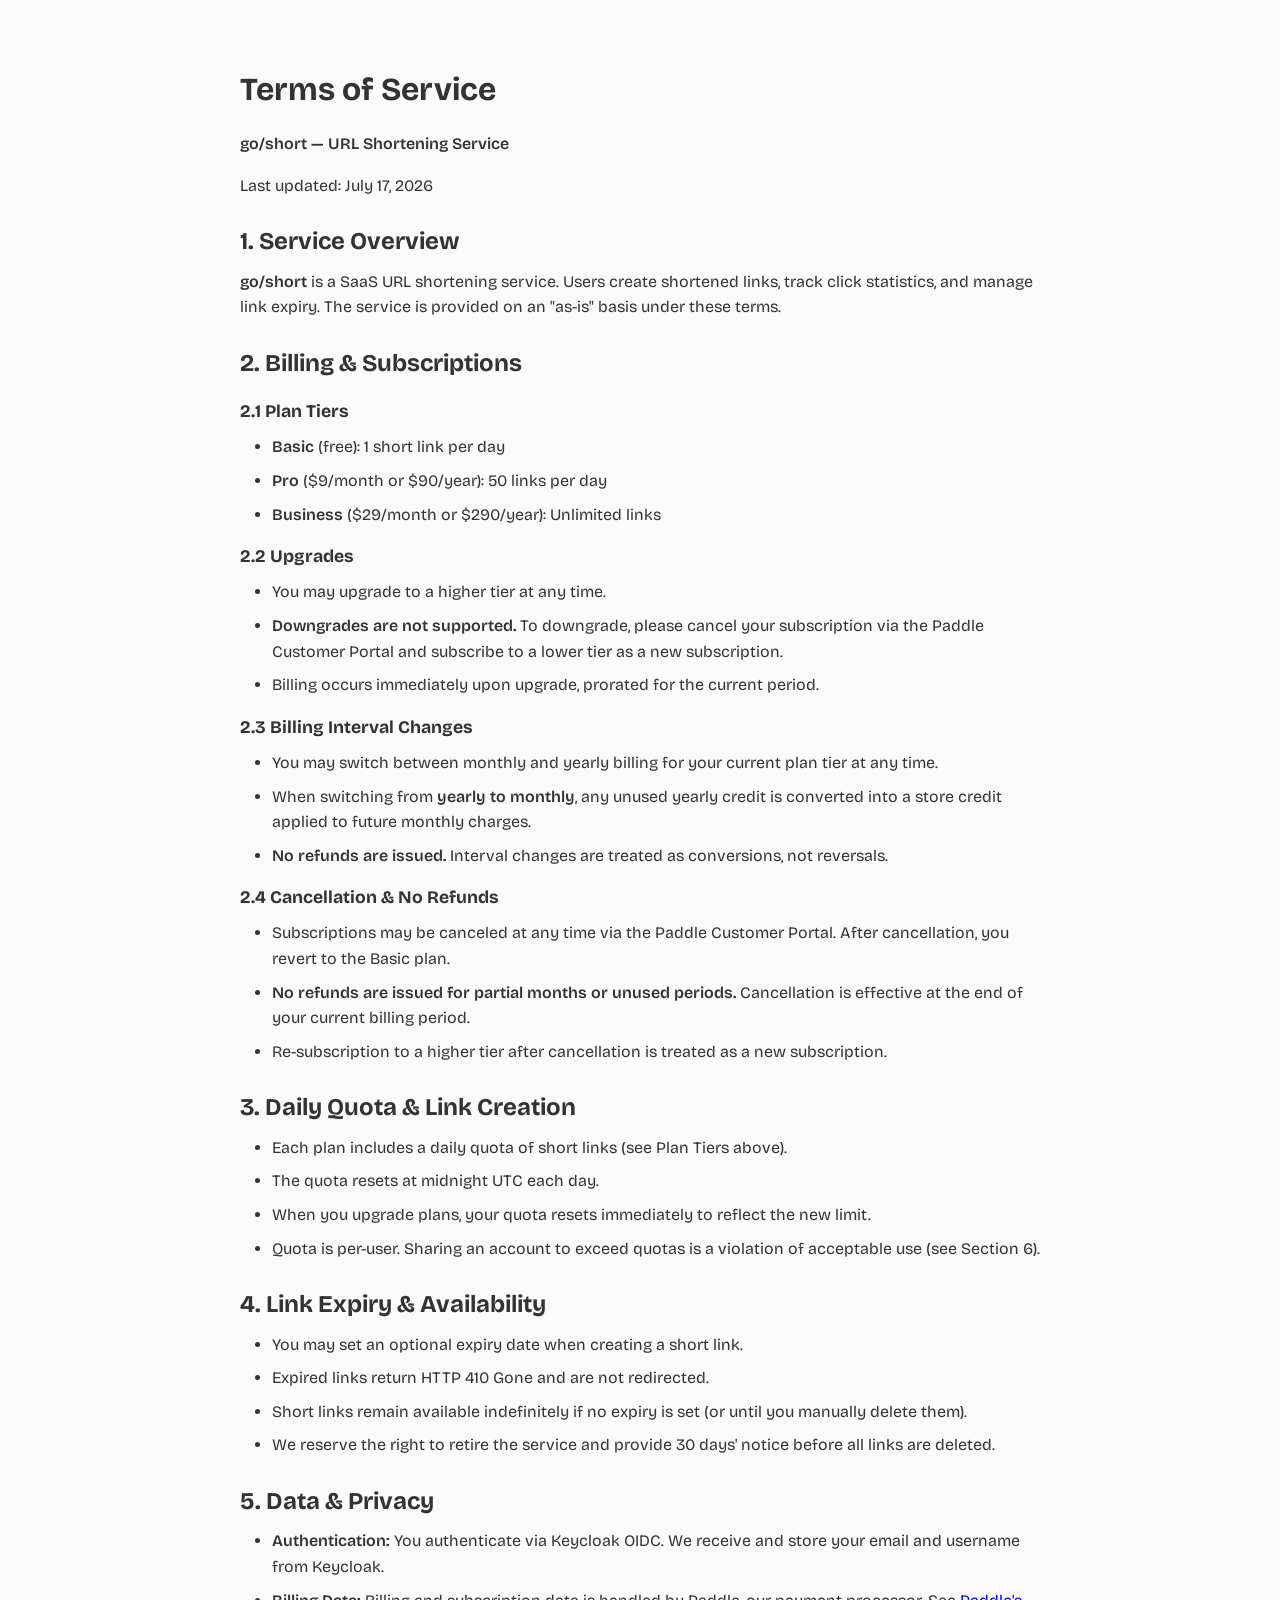
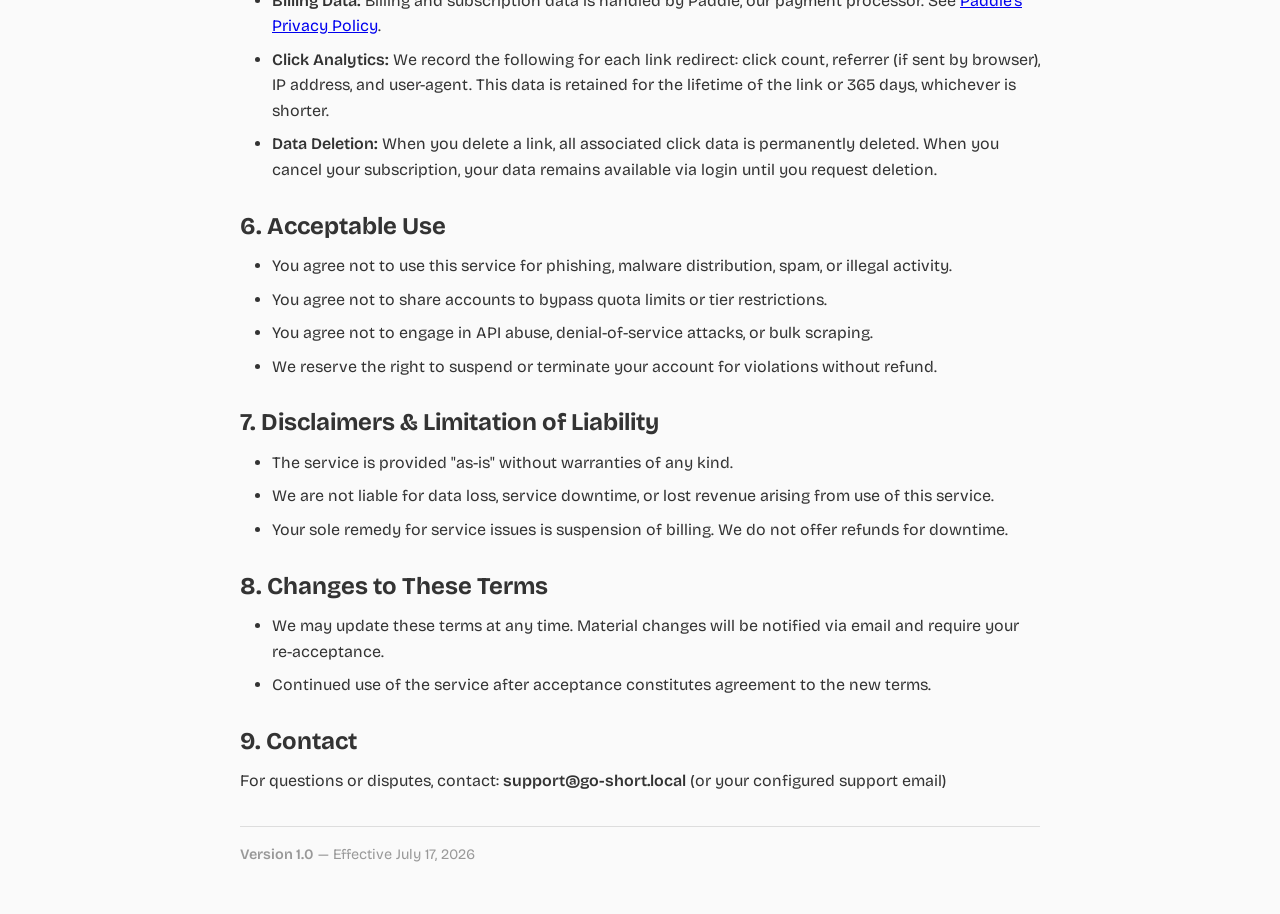
<file: web/terms/v1.html>
<!DOCTYPE html>
<html lang="en">
<head>
  <meta charset="UTF-8" />
  <meta name="viewport" content="width=device-width, initial-scale=1.0" />
  <title>Terms of Service — go/short</title>
  <link rel="preconnect" href="https://fonts.googleapis.com" />
  <link rel="preconnect" href="https://fonts.gstatic.com" crossorigin />
  <link href="https://fonts.googleapis.com/css2?family=Bricolage+Grotesque:opsz,wght@12..96,400..800&family=JetBrains+Mono:wght@400;500;600&display=swap" rel="stylesheet" />
  <style>
    * { margin: 0; padding: 0; box-sizing: border-box; }
    body {
      font-family: 'Bricolage Grotesque', sans-serif;
      line-height: 1.6;
      color: var(--text-color);
      background: var(--bg-color);
      padding: 2rem;
    }
    :root {
      --text-color: #333;
      --bg-color: #fafafa;
      --border-color: #ddd;
    }
    @media (prefers-color-scheme: dark) {
      :root {
        --text-color: #e0e0e0;
        --bg-color: #121212;
        --border-color: #333;
      }
    }
    .container { max-width: 800px; margin: 0 auto; }
    h1 { margin: 2rem 0 1rem; font-size: 2rem; }
    h2 { margin: 1.5rem 0 0.5rem; font-size: 1.5rem; }
    h3 { margin: 1rem 0 0.5rem; font-size: 1.1rem; }
    p { margin-bottom: 1rem; }
    ul, ol { margin-left: 2rem; margin-bottom: 1rem; }
    li { margin-bottom: 0.5rem; }
    strong { font-weight: 600; }
    .version { color: #999; font-size: 0.9rem; margin-top: 2rem; border-top: 1px solid var(--border-color); padding-top: 1rem; }
  </style>
</head>
<body>
  <div class="container">
    <h1>Terms of Service</h1>
    <p><strong>go/short — URL Shortening Service</strong></p>
    <p>Last updated: July 17, 2026</p>

    <h2>1. Service Overview</h2>
    <p><strong>go/short</strong> is a SaaS URL shortening service. Users create shortened links, track click statistics, and manage link expiry. The service is provided on an "as-is" basis under these terms.</p>

    <h2>2. Billing & Subscriptions</h2>
    <h3>2.1 Plan Tiers</h3>
    <ul>
      <li><strong>Basic</strong> (free): 1 short link per day</li>
      <li><strong>Pro</strong> ($9/month or $90/year): 50 links per day</li>
      <li><strong>Business</strong> ($29/month or $290/year): Unlimited links</li>
    </ul>

    <h3>2.2 Upgrades</h3>
    <ul>
      <li>You may upgrade to a higher tier at any time.</li>
      <li><strong>Downgrades are not supported.</strong> To downgrade, please cancel your subscription via the Paddle Customer Portal and subscribe to a lower tier as a new subscription.</li>
      <li>Billing occurs immediately upon upgrade, prorated for the current period.</li>
    </ul>

    <h3>2.3 Billing Interval Changes</h3>
    <ul>
      <li>You may switch between monthly and yearly billing for your current plan tier at any time.</li>
      <li>When switching from <strong>yearly to monthly</strong>, any unused yearly credit is converted into a store credit applied to future monthly charges.</li>
      <li><strong>No refunds are issued.</strong> Interval changes are treated as conversions, not reversals.</li>
    </ul>

    <h3>2.4 Cancellation & No Refunds</h3>
    <ul>
      <li>Subscriptions may be canceled at any time via the Paddle Customer Portal. After cancellation, you revert to the Basic plan.</li>
      <li><strong>No refunds are issued for partial months or unused periods.</strong> Cancellation is effective at the end of your current billing period.</li>
      <li>Re-subscription to a higher tier after cancellation is treated as a new subscription.</li>
    </ul>

    <h2>3. Daily Quota & Link Creation</h2>
    <ul>
      <li>Each plan includes a daily quota of short links (see Plan Tiers above).</li>
      <li>The quota resets at midnight UTC each day.</li>
      <li>When you upgrade plans, your quota resets immediately to reflect the new limit.</li>
      <li>Quota is per-user. Sharing an account to exceed quotas is a violation of acceptable use (see Section 6).</li>
    </ul>

    <h2>4. Link Expiry & Availability</h2>
    <ul>
      <li>You may set an optional expiry date when creating a short link.</li>
      <li>Expired links return HTTP 410 Gone and are not redirected.</li>
      <li>Short links remain available indefinitely if no expiry is set (or until you manually delete them).</li>
      <li>We reserve the right to retire the service and provide 30 days' notice before all links are deleted.</li>
    </ul>

    <h2>5. Data & Privacy</h2>
    <ul>
      <li><strong>Authentication:</strong> You authenticate via Keycloak OIDC. We receive and store your email and username from Keycloak.</li>
      <li><strong>Billing Data:</strong> Billing and subscription data is handled by Paddle, our payment processor. See <a href="https://paddle.com/legal" target="_blank">Paddle's Privacy Policy</a>.</li>
      <li><strong>Click Analytics:</strong> We record the following for each link redirect: click count, referrer (if sent by browser), IP address, and user-agent. This data is retained for the lifetime of the link or 365 days, whichever is shorter.</li>
      <li><strong>Data Deletion:</strong> When you delete a link, all associated click data is permanently deleted. When you cancel your subscription, your data remains available via login until you request deletion.</li>
    </ul>

    <h2>6. Acceptable Use</h2>
    <ul>
      <li>You agree not to use this service for phishing, malware distribution, spam, or illegal activity.</li>
      <li>You agree not to share accounts to bypass quota limits or tier restrictions.</li>
      <li>You agree not to engage in API abuse, denial-of-service attacks, or bulk scraping.</li>
      <li>We reserve the right to suspend or terminate your account for violations without refund.</li>
    </ul>

    <h2>7. Disclaimers & Limitation of Liability</h2>
    <ul>
      <li>The service is provided "as-is" without warranties of any kind.</li>
      <li>We are not liable for data loss, service downtime, or lost revenue arising from use of this service.</li>
      <li>Your sole remedy for service issues is suspension of billing. We do not offer refunds for downtime.</li>
    </ul>

    <h2>8. Changes to These Terms</h2>
    <ul>
      <li>We may update these terms at any time. Material changes will be notified via email and require your re-acceptance.</li>
      <li>Continued use of the service after acceptance constitutes agreement to the new terms.</li>
    </ul>

    <h2>9. Contact</h2>
    <p>For questions or disputes, contact: <strong>support@go-short.local</strong> (or your configured support email)</p>

    <div class="version">
      <p><strong>Version 1.0</strong> — Effective July 17, 2026</p>
    </div>
  </div>
</body>
</html>
</file>
